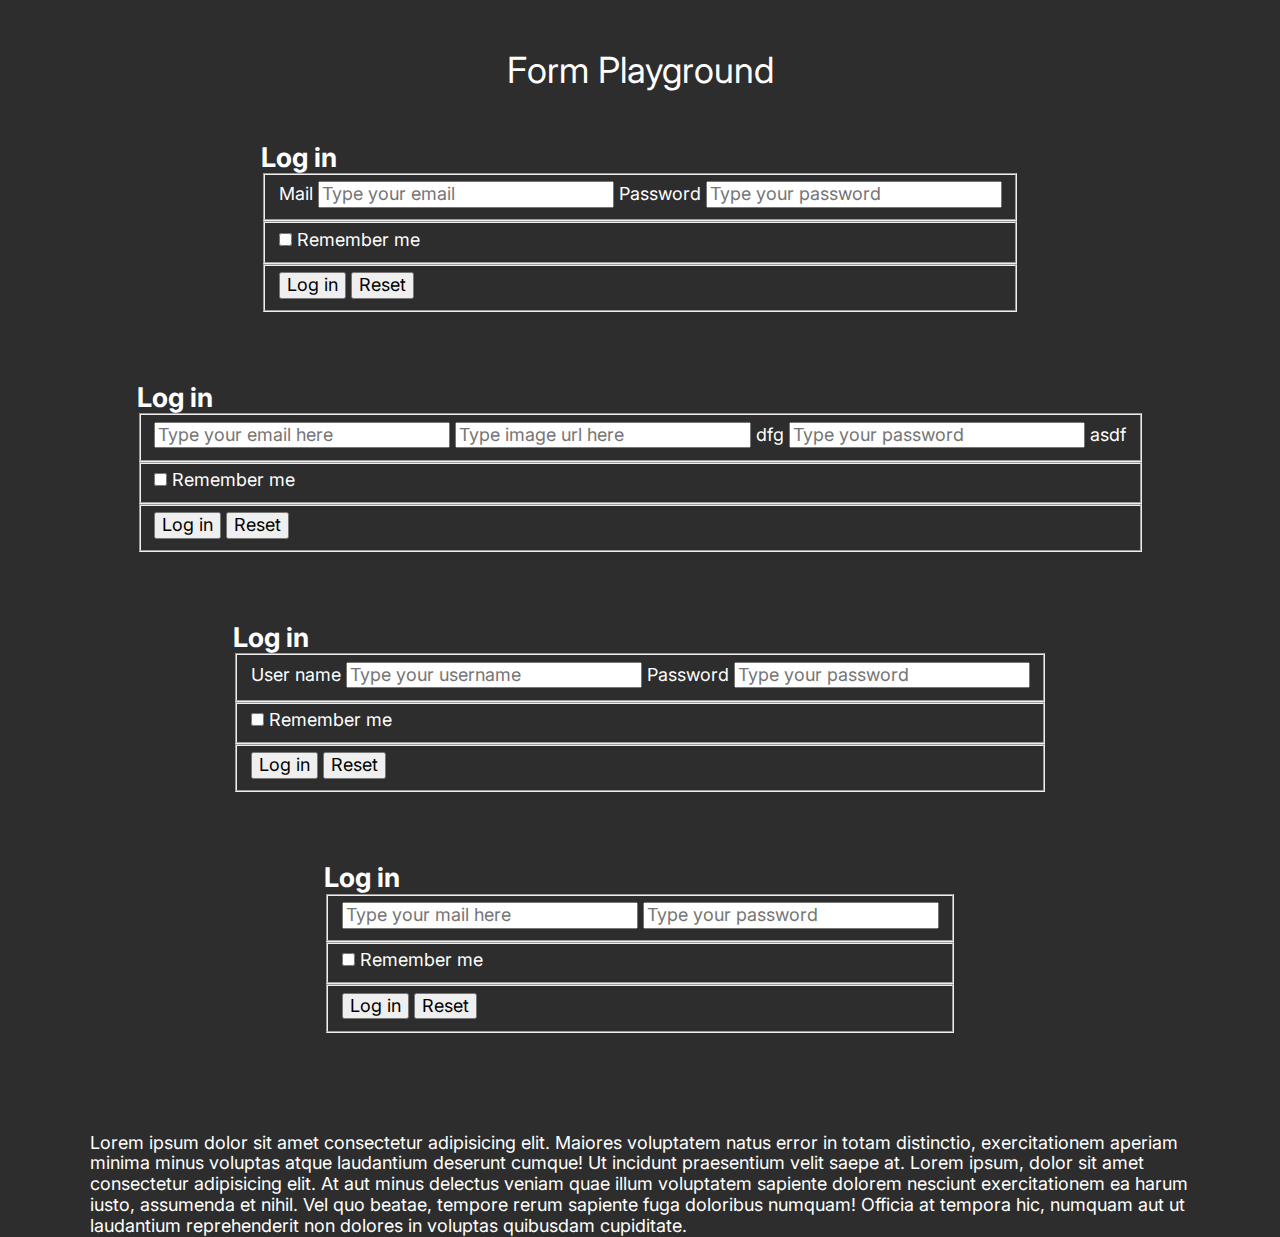
<file: index.html>
<!DOCTYPE html>
<html lang="en">
  <head>
    <meta charset="UTF-8" />
    <meta http-equiv="X-UA-Compatible" content="IE=edge" />
    <meta name="viewport" content="width=device-width, initial-scale=1.0" />
    <meta name="description" content="Try different form decorations" />
    <meta name="author" content="Arty Gvozdenkov" />
    <meta name="keyword" content="form html css javascript" />
    <!-- styles -->
    <link rel="stylesheet" href="./vendor/normalize.css" />
    <link rel="stylesheet" href="./pages/index.css" />
    <!-- fonts -->
    <link rel="preconnect" href="https://fonts.googleapis.com" />
    <link rel="preconnect" href="https://fonts.gstatic.com" crossorigin />
    <link
      href="https://fonts.googleapis.com/css2?family=Inter:wght@400;500;600;900&display=swap"
      rel="stylesheet"
    />
    <title>Form variations</title>
  </head>
  <body class="body">
    <div class="page">
      <header class="header">
        <h1 class="header__title">Form Playground</h1>
      </header>
      <main class="main">
        <section class="section_01">
          <form action="" class="form-01" name="form01" novalidate>
            <h2 class="form-01__title">Log in</h2>
            <fieldset class="form-01__fieldset">
              <label for="username" class="form-01__label">Mail</label>
              <input
                type="email"
                name="usermail"
                id="usermail"
                class="form-01__input"
                placeholder="Type your email"
                required
                minlength="2"
                maxlength="25"
              />
              <label for="password" class="form-01__label">Password</label>
              <input
                type="password"
                name="password"
                id="password"
                class="form-01__input"
                placeholder="Type your password"
                required
              />
            </fieldset>
            <fieldset class="form-01__fieldset">
              <input
                type="checkbox"
                name="remember-me"
                class="form-01__input"
              />
              <label
                for="remember-me"
                class="form-01__label form-01__label_type_inline"
                >Remember me</label
              >
            </fieldset>
            <fieldset class="form-01__fieldset">
              <button type="submit" class="form-01__button">Log in</button>
              <button
                type="reset"
                class="form-01__button form-01__button_type_nofill"
              >
                Reset
              </button>
            </fieldset>
          </form>
        </section>
        <section class="section_02">
          <form action="" class="form-02" name="form02" novalidate>
            <h2 class="form-02__title">Log in</h2>
            <fieldset class="form-02__fieldset">
              <label class="form-02__label">
                <input
                  type="email"
                  name="usermail"
                  class="form-02__input"
                  placeholder="Type your email here"
                  required
                  maxlength="40"
                />
                <span class="form-02__input-error"></span>
              </label>
              <label class="form-02__label">
                <input
                  type="url"
                  name="image_url"
                  class="form-02__input"
                  placeholder="Type image url here"
                />
                <span class="form-02__input-error">dfg</span>
              </label>
              <label class="form-02__label">
                <input
                  type="password"
                  name="password"
                  class="form-02__input"
                  placeholder="Type your password"
                  required
                />
                <span class="form-02__input-error">asdf</span>
              </label>
            </fieldset>
            <fieldset class="form-02__fieldset">
              <input
                type="checkbox"
                name="remember-me"
                id="remember-me"
                class="form-02__input_type_checkbox"
              />
              <label for="remember-me" class="form-02__label"
                >Remember me</label
              >
            </fieldset>
            <fieldset class="form-02__fieldset">
              <button type="submit" class="form-02__button">Log in</button>
              <button
                type="reset"
                class="form-02__button form-02__button_type_nofill"
              >
                Reset
              </button>
            </fieldset>
          </form>
        </section>
        <section class="section_03">
          <form action="" class="form-03">
            <h2 class="form-03__title">Log in</h2>
            <fieldset class="form-03__fieldset">
              <label class="form-03__field"
                >User name
                <input
                  type="text"
                  name="username"
                  class="form-03__input"
                  placeholder="Type your username"
                  required
                  minlength="2"
                  maxlength="25"
                />
              </label>
              <label class="form-03__field"
                >Password
                <input
                  type="password"
                  name="password"
                  class="form-03__input"
                  placeholder="Type your password"
                  required
                />
              </label>
            </fieldset>
            <fieldset class="form-03__fieldset">
              <label class="form-03__field form-03__field_type_row">
                <input
                  type="checkbox"
                  name="remember-me"
                  class="form-03__checkbox_type_hidden"
                />
                <span class="form-03__chekcbox_type_custom"></span>
                <span class="form-03__label">Remember me</span>
              </label>
            </fieldset>
            <fieldset class="form-03__fieldset form-03__fieldset_type_row">
              <button type="submit" class="form-03__button">Log in</button>
              <button
                type="reset"
                class="form-03__button form-03__button_type_nofill"
              >
                Reset
              </button>
            </fieldset>
          </form>
        </section>
        <section class="section_04">
          <form action="" class="form-04" name="form04" novalidate>
            <h2 class="form-04__title">Log in</h2>
            <fieldset class="form-04__fieldset">
              <label class="form-04__field">
                <input
                  type="email"
                  name="usermail"
                  class="form-04__input"
                  placeholder="Type your mail here"
                  required
                />
                <span class="form-04__input-error"></span>
              </label>
              <label class="form-04__field">
                <input
                  type="password"
                  name="password"
                  class="form-04__input"
                  placeholder="Type your password"
                  required
                />
                <span class="form-04__input-error"></span>
              </label>
            </fieldset>
            <fieldset class="form-04__fieldset">
              <label class="form-04__field form-04__field_type_row">
                <input
                  type="checkbox"
                  name="remember-me"
                  class="form-04__checkbox_type_hidden"
                />
                <span class="form-04__chekcbox_type_custom"></span>
                <span class="form-04__label">Remember me</span>
              </label>
            </fieldset>
            <fieldset class="form-04__fieldset form-04__fieldset_type_row">
              <button type="submit" class="form-04__button">Log in</button>
              <button
                type="reset"
                class="form-04__button form-04__button_type_nofill"
              >
                Reset
              </button>
            </fieldset>
          </form>
        </section>
      </main>
      <p>
        Lorem ipsum dolor sit amet consectetur adipisicing elit. Maiores
        voluptatem natus error in totam distinctio, exercitationem aperiam
        minima minus voluptas atque laudantium deserunt cumque! Ut incidunt
        praesentium velit saepe at. Lorem ipsum, dolor sit amet consectetur
        adipisicing elit. At aut minus delectus veniam quae illum voluptatem
        sapiente dolorem nesciunt exercitationem ea harum iusto, assumenda et
        nihil. Vel quo beatae, tempore rerum sapiente fuga doloribus numquam!
        Officia at tempora hic, numquam aut ut laudantium reprehenderit non
        dolores in voluptas quibusdam cupiditate.
      </p>
    </div>
    <script src="./scripts/index.js"></script>
  </body>
</html>
</file>
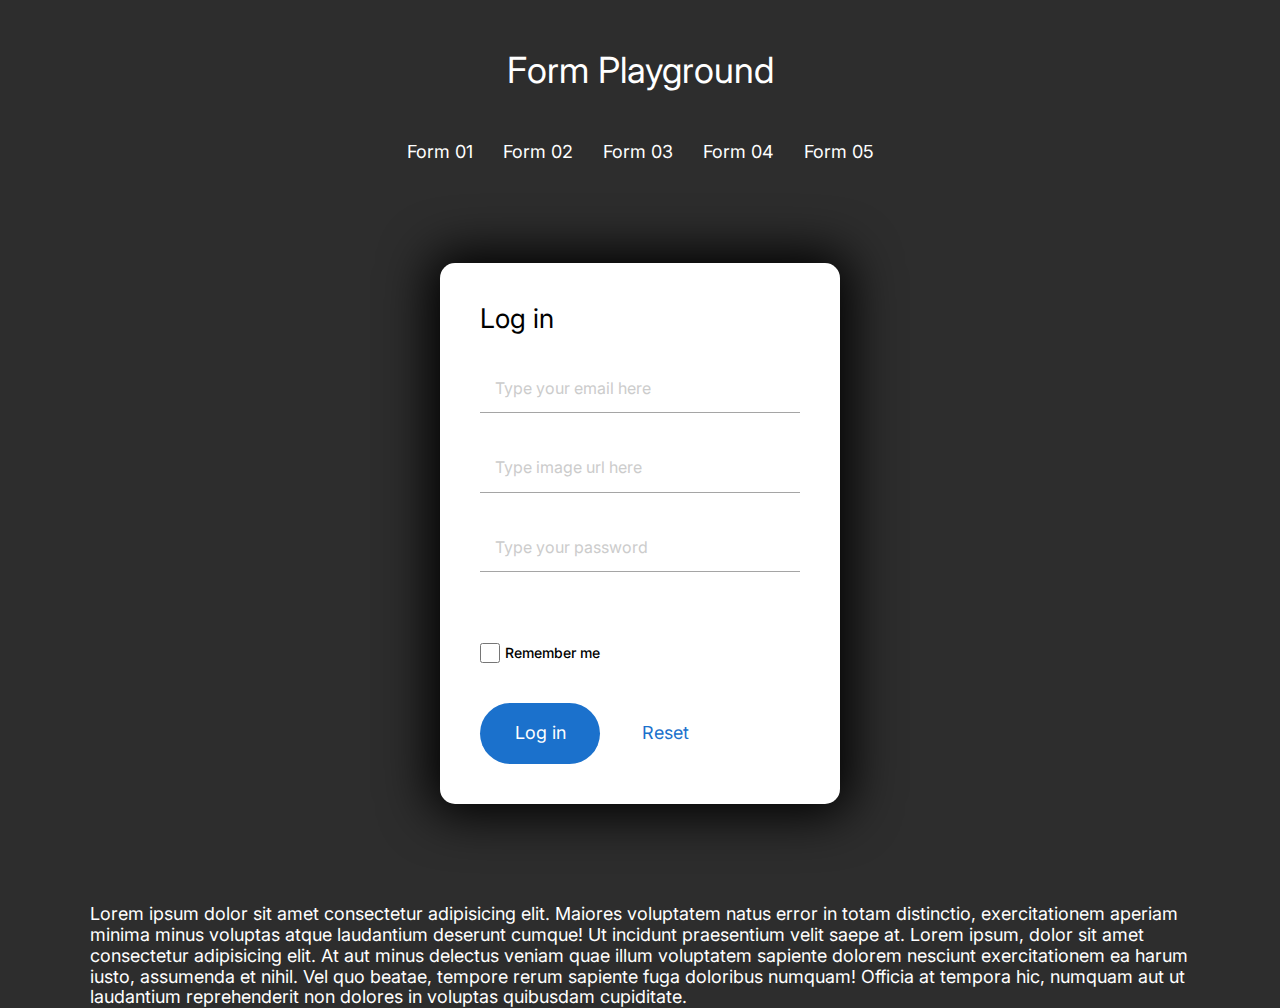
<file: index-02.html>
<!DOCTYPE html>
<html lang="en">
  <head>
    <meta charset="UTF-8" />
    <meta http-equiv="X-UA-Compatible" content="IE=edge" />
    <meta name="viewport" content="width=device-width, initial-scale=1.0" />
    <meta name="description" content="Try different form decorations" />
    <meta name="author" content="Arty Gvozdenkov" />
    <meta name="keyword" content="form html css javascript" />
    <!-- styles -->
    <link rel="stylesheet" href="./vendor/normalize.css" />
    <link rel="stylesheet" href="./pages/index-02.css" />
    <!-- fonts -->
    <link rel="preconnect" href="https://fonts.googleapis.com" />
    <link rel="preconnect" href="https://fonts.gstatic.com" crossorigin />
    <link
      href="https://fonts.googleapis.com/css2?family=Inter:wght@400;500;600;900&display=swap"
      rel="stylesheet"
    />
    <title>Form variations</title>
  </head>
  <body class="body">
    <div class="page">
      <header class="header">
        <h1 class="header__title">Form Playground</h1>
        <nav class="nav">
          <ul class="nav__links">
            <li><a href="index.html" class="nav__link">Form 01</a></li>
            <li><a href="index-02.html" class="nav__link">Form 02</a></li>
            <li><a href="index-03.html" class="nav__link">Form 03</a></li>
            <li><a href="index-04.html" class="nav__link">Form 04</a></li>
            <li><a href="index-05.html" class="nav__link">Form 05</a></li>
          </ul>
        </nav>
      </header>
      <main class="main">
        <section class="section_02">
          <form action="" class="form" name="form02" novalidate>
            <h2 class="form__title">Log in</h2>
            <fieldset class="form__fieldset">
              <label class="form__label">
                <input
                  type="email"
                  name="usermail"
                  class="form__input"
                  placeholder="Type your email here"
                  required
                  maxlength="40"
                />
                <span class="form__input-error"></span>
              </label>
              <label class="form__label">
                <input
                  type="url"
                  name="image_url"
                  class="form__input"
                  placeholder="Type image url here"
                />
                <span class="form__input-error">dfg</span>
              </label>
              <label class="form__label">
                <input
                  type="password"
                  name="password"
                  class="form__input"
                  placeholder="Type your password"
                  required
                />
                <span class="form__input-error">asdf</span>
              </label>
            </fieldset>
            <fieldset class="form__fieldset">
              <input
                type="checkbox"
                name="remember-me"
                id="remember-me"
                class="form__input_type_checkbox"
              />
              <label for="remember-me" class="form__label"
                >Remember me</label
              >
            </fieldset>
            <fieldset class="form__fieldset">
              <button type="submit" class="form__button">Log in</button>
              <button
                type="reset"
                class="form__button form__button_type_nofill"
              >
                Reset
              </button>
            </fieldset>
          </form>
        </section>
      </main>
      <p>
        Lorem ipsum dolor sit amet consectetur adipisicing elit. Maiores
        voluptatem natus error in totam distinctio, exercitationem aperiam
        minima minus voluptas atque laudantium deserunt cumque! Ut incidunt
        praesentium velit saepe at. Lorem ipsum, dolor sit amet consectetur
        adipisicing elit. At aut minus delectus veniam quae illum voluptatem
        sapiente dolorem nesciunt exercitationem ea harum iusto, assumenda et
        nihil. Vel quo beatae, tempore rerum sapiente fuga doloribus numquam!
        Officia at tempora hic, numquam aut ut laudantium reprehenderit non
        dolores in voluptas quibusdam cupiditate.
      </p>
    </div>
    <script src="./scripts/index.js"></script>
  </body>
</html>
</file>
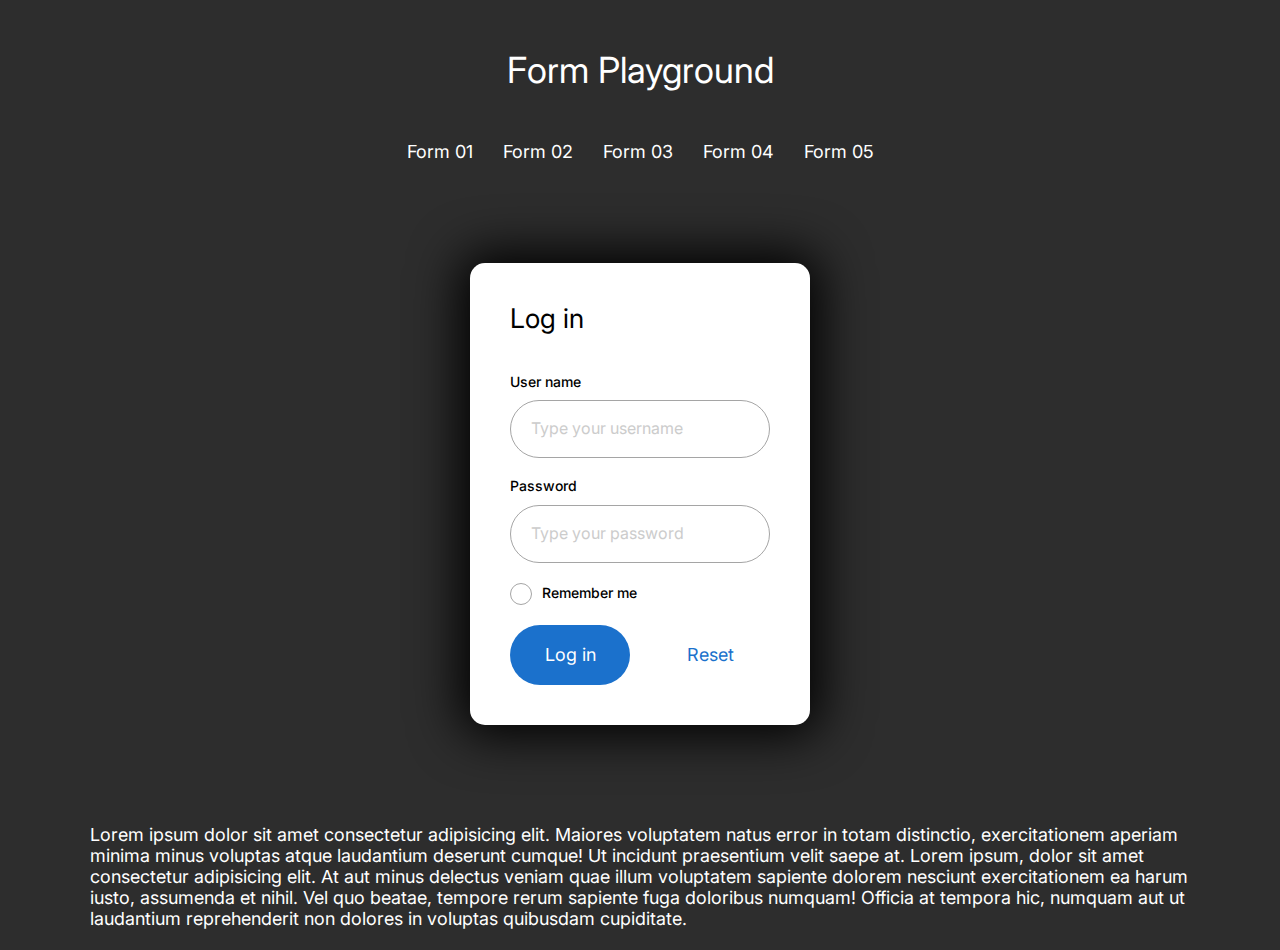
<file: index-03.html>
<!DOCTYPE html>
<html lang="en">
  <head>
    <meta charset="UTF-8" />
    <meta http-equiv="X-UA-Compatible" content="IE=edge" />
    <meta name="viewport" content="width=device-width, initial-scale=1.0" />
    <meta name="description" content="Try different form decorations" />
    <meta name="author" content="Arty Gvozdenkov" />
    <meta name="keyword" content="form html css javascript" />
    <!-- styles -->
    <link rel="stylesheet" href="./vendor/normalize.css" />
    <link rel="stylesheet" href="./pages/index-03.css" />
    <!-- fonts -->
    <link rel="preconnect" href="https://fonts.googleapis.com" />
    <link rel="preconnect" href="https://fonts.gstatic.com" crossorigin />
    <link
      href="https://fonts.googleapis.com/css2?family=Inter:wght@400;500;600;900&display=swap"
      rel="stylesheet"
    />
    <title>Form variations</title>
  </head>
  <body class="body">
    <div class="page">
      <header class="header">
        <h1 class="header__title">Form Playground</h1>
        <nav class="nav">
          <ul class="nav__links">
            <li><a href="index.html" class="nav__link">Form 01</a></li>
            <li><a href="index-02.html" class="nav__link">Form 02</a></li>
            <li><a href="index-03.html" class="nav__link">Form 03</a></li>
            <li><a href="index-04.html" class="nav__link">Form 04</a></li>
            <li><a href="index-05.html" class="nav__link">Form 05</a></li>
          </ul>
        </nav>
      </header>
      <main class="main">
        <section class="section_03">
          <form action="" class="form">
            <h2 class="form__title">Log in</h2>
            <fieldset class="form__fieldset">
              <label class="form__field"
                >User name
                <input
                  type="text"
                  name="username"
                  class="form__input"
                  placeholder="Type your username"
                  required
                  minlength="2"
                  maxlength="25"
                />
              </label>
              <label class="form__field"
                >Password
                <input
                  type="password"
                  name="password"
                  class="form__input"
                  placeholder="Type your password"
                  required
                />
              </label>
            </fieldset>
            <fieldset class="form__fieldset">
              <label class="form__field form__field_type_row">
                <input
                  type="checkbox"
                  name="remember-me"
                  class="form__checkbox_type_hidden"
                />
                <span class="form__chekcbox_type_custom"></span>
                <span class="form__label">Remember me</span>
              </label>
            </fieldset>
            <fieldset class="form__fieldset form__fieldset_type_row">
              <button type="submit" class="form__button">Log in</button>
              <button
                type="reset"
                class="form__button form__button_type_nofill"
              >
                Reset
              </button>
            </fieldset>
          </form>
        </section>
      </main>
      <p>
        Lorem ipsum dolor sit amet consectetur adipisicing elit. Maiores
        voluptatem natus error in totam distinctio, exercitationem aperiam
        minima minus voluptas atque laudantium deserunt cumque! Ut incidunt
        praesentium velit saepe at. Lorem ipsum, dolor sit amet consectetur
        adipisicing elit. At aut minus delectus veniam quae illum voluptatem
        sapiente dolorem nesciunt exercitationem ea harum iusto, assumenda et
        nihil. Vel quo beatae, tempore rerum sapiente fuga doloribus numquam!
        Officia at tempora hic, numquam aut ut laudantium reprehenderit non
        dolores in voluptas quibusdam cupiditate.
      </p>
    </div>
    <script src="./scripts/index.js"></script>
  </body>
</html>
</file>
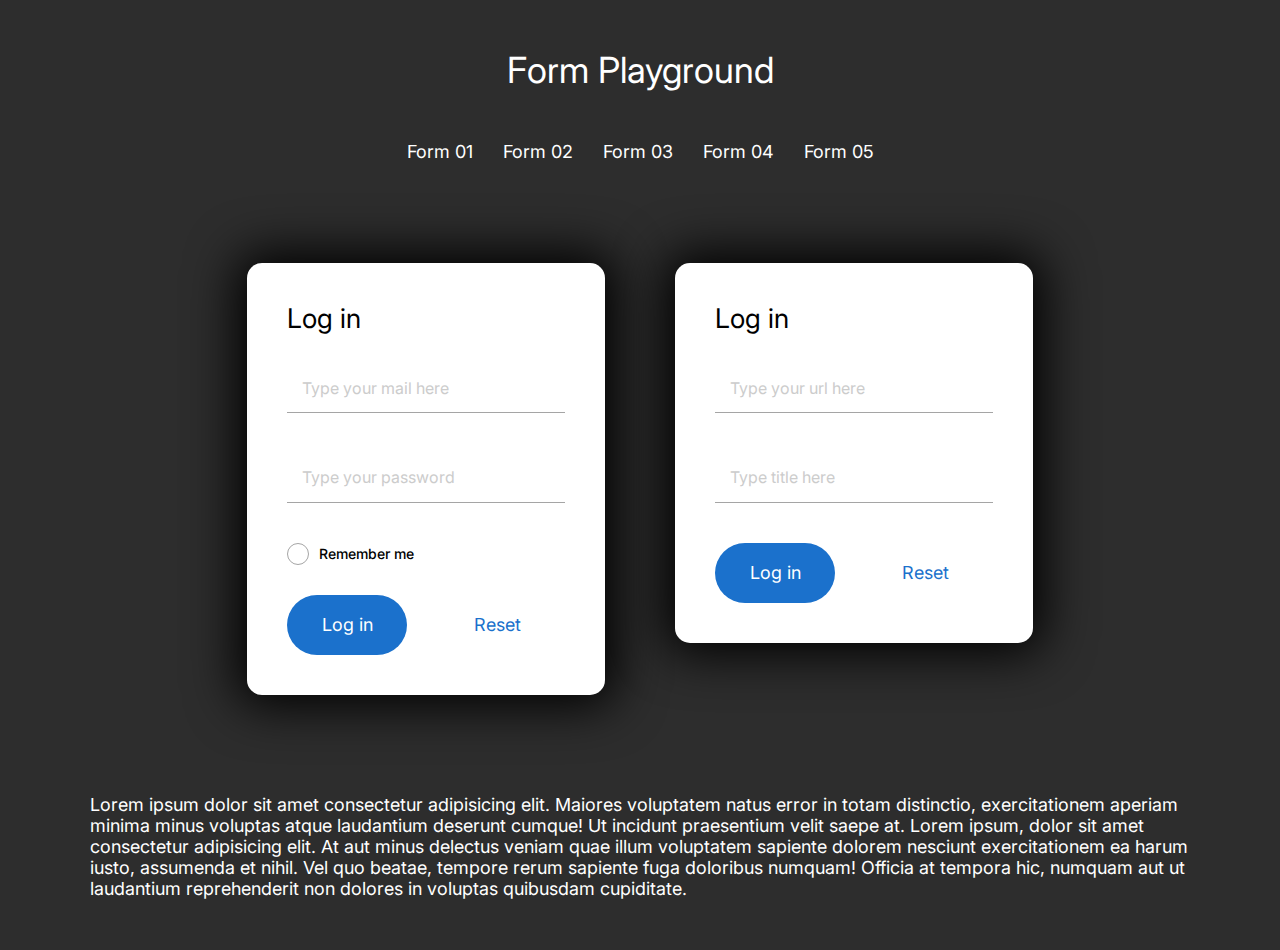
<file: index-04.html>
<!DOCTYPE html>
<html lang="en">
  <head>
    <meta charset="UTF-8" />
    <meta http-equiv="X-UA-Compatible" content="IE=edge" />
    <meta name="viewport" content="width=device-width, initial-scale=1.0" />
    <meta name="description" content="Try different form decorations" />
    <meta name="author" content="Arty Gvozdenkov" />
    <meta name="keyword" content="form html css javascript" />
    <!-- styles -->
    <link rel="stylesheet" href="./vendor/normalize.css" />
    <link rel="stylesheet" href="./pages/index-04.css" />
    <!-- fonts -->
    <link rel="preconnect" href="https://fonts.googleapis.com" />
    <link rel="preconnect" href="https://fonts.gstatic.com" crossorigin />
    <link
      href="https://fonts.googleapis.com/css2?family=Inter:wght@400;500;600;900&display=swap"
      rel="stylesheet"
    />
    <title>Form variations</title>
  </head>
  <body class="body">
    <div class="page">
      <header class="header">
        <h1 class="header__title">Form Playground</h1>
        <nav class="nav">
          <ul class="nav__links">
            <li><a href="index.html" class="nav__link">Form 01</a></li>
            <li><a href="index-02.html" class="nav__link">Form 02</a></li>
            <li><a href="index-03.html" class="nav__link">Form 03</a></li>
            <li><a href="index-04.html" class="nav__link">Form 04</a></li>
            <li><a href="index-05.html" class="nav__link">Form 05</a></li>
          </ul>
        </nav>
      </header>
      <main class="main">
        <section class="section_04">
          <form action="" class="form" novalidate>
            <h2 class="form__title">Log in</h2>
            <fieldset class="form__fieldset">
              <label class="form__field">
                <input
                  type="email"
                  name="usermail"
                  class="form__input"
                  placeholder="Type your mail here"
                  required
                />
                <span class="form__input-error"></span>
              </label>
              <label class="form__field">
                <input
                  type="password"
                  name="password"
                  class="form__input"
                  placeholder="Type your password"
                  required
                />
                <span class="form__input-error"></span>
              </label>
            </fieldset>
            <fieldset class="form__fieldset">
              <label class="form__field form__field_type_row">
                <input
                  type="checkbox"
                  name="remember-me"
                  class="form__checkbox_type_hidden"
                />
                <span class="form__chekcbox_type_custom"></span>
                <span class="form__label">Remember me</span>
              </label>
            </fieldset>
            <fieldset class="form__fieldset form__fieldset_type_row">
              <button type="submit" class="form__button">Log in</button>
              <button
                type="reset"
                class="form__button form__button_type_nofill"
              >
                Reset
              </button>
            </fieldset>
          </form>
        </section>
        <section class="section_04">
          <form action="" class="form" novalidate>
            <h2 class="form__title">Log in</h2>
            <fieldset class="form__fieldset">
              <label class="form__field">
                <input
                  type="url"
                  name="url "
                  class="form__input"
                  placeholder="Type your url here"
                  required
                />
                <span class="form__input-error"></span>
              </label>
              <label class="form__field">
                <input
                  type="title"
                  name="title"
                  class="form__input"
                  placeholder="Type title here"
                  required
                />
                <span class="form__input-error"></span>
              </label>
            </fieldset>
            <fieldset class="form__fieldset form__fieldset_type_row">
              <button type="submit" class="form__button">Log in</button>
              <button
                type="reset"
                class="form__button form__button_type_nofill"
              >
                Reset
              </button>
            </fieldset>
          </form>
        </section>
      </main>
      <p>
        Lorem ipsum dolor sit amet consectetur adipisicing elit. Maiores
        voluptatem natus error in totam distinctio, exercitationem aperiam
        minima minus voluptas atque laudantium deserunt cumque! Ut incidunt
        praesentium velit saepe at. Lorem ipsum, dolor sit amet consectetur
        adipisicing elit. At aut minus delectus veniam quae illum voluptatem
        sapiente dolorem nesciunt exercitationem ea harum iusto, assumenda et
        nihil. Vel quo beatae, tempore rerum sapiente fuga doloribus numquam!
        Officia at tempora hic, numquam aut ut laudantium reprehenderit non
        dolores in voluptas quibusdam cupiditate.
      </p>
    </div>
    <script src="./scripts/index.js"></script>
  </body>
</html>
</file>
<file: pages/index.css>
@import url(./common.css);
@import url(../blocks/header.css);
@import url(../blocks/main.css);
@import url(../blocks/form-01.css);
@import url(../blocks/form-02.css);
@import url(../blocks/form-03.css);
@import url(../blocks/form-04.css);


* {
  /* border: 0.5px dotted rgba(255, 255, 255, 0.5); */
}

.body {
  background-color: rgb(45, 45, 45);
}

.body_lock {
  overflow: hidden;
}

.page {
  height: 100vh;
  max-width: 1100px;
  box-sizing: border-box;
  margin: auto;

  /* background-color: rgb(35, 35, 35); */
  color: rgb(255, 255, 255);

  font-family: "Inter", sans-serif;
  font-size: 18px;
  font-weight: 400;
  line-height: 1.16;
}

@media (max-width: 1024px) {
  .page {
    padding: 0 50px 0;
  }
}

@media (max-width: 768px) {
  .page {
    padding: 0 30px 0;
  }
}

@media (max-width: 425px) {
  .page {
    padding: 0 19px 0;
  }
}
</file>
<file: pages/index-02.css>
@import url(./common.css);
@import url(../blocks/header.css);
@import url(../blocks/nav.css);
@import url(../blocks/main.css);
@import url(../blocks/form-02.css);


* {
  /* border: 0.5px dotted rgba(255, 255, 255, 0.5); */
}

.body {
  background-color: rgb(45, 45, 45);
}

.body_lock {
  overflow: hidden;
}

.page {
  height: 100vh;
  max-width: 1100px;
  box-sizing: border-box;
  margin: auto;

  /* background-color: rgb(35, 35, 35); */
  color: rgb(255, 255, 255);

  font-family: "Inter", sans-serif;
  font-size: 18px;
  font-weight: 400;
  line-height: 1.16;
}

@media (max-width: 1024px) {
  .page {
    padding: 0 50px 0;
  }
}

@media (max-width: 768px) {
  .page {
    padding: 0 30px 0;
  }
}

@media (max-width: 425px) {
  .page {
    padding: 0 19px 0;
  }
}
</file>
<file: pages/index-03.css>
@import url(./common.css);
@import url(../blocks/header.css);
@import url(../blocks/nav.css);
@import url(../blocks/main.css);
@import url(../blocks/form-03.css);


* {
  /* border: 0.5px dotted rgba(255, 255, 255, 0.5); */
}

.body {
  background-color: rgb(45, 45, 45);
}

.body_lock {
  overflow: hidden;
}

.page {
  height: 100vh;
  max-width: 1100px;
  box-sizing: border-box;
  margin: auto;

  /* background-color: rgb(35, 35, 35); */
  color: rgb(255, 255, 255);

  font-family: "Inter", sans-serif;
  font-size: 18px;
  font-weight: 400;
  line-height: 1.16;
}

@media (max-width: 1024px) {
  .page {
    padding: 0 50px 0;
  }
}

@media (max-width: 768px) {
  .page {
    padding: 0 30px 0;
  }
}

@media (max-width: 425px) {
  .page {
    padding: 0 19px 0;
  }
}
</file>
<file: pages/index-04.css>
@import url(./common.css);
@import url(../blocks/header.css);
@import url(../blocks/nav.css);
@import url(../blocks/main.css);
@import url(../blocks/form-04.css);


* {
  /* border: 0.5px dotted rgba(255, 255, 255, 0.5); */
}

.body {
  background-color: rgb(45, 45, 45);
}

.body_lock {
  overflow: hidden;
}

.page {
  height: 100vh;
  max-width: 1100px;
  box-sizing: border-box;
  margin: auto;

  /* background-color: rgb(35, 35, 35); */
  color: rgb(255, 255, 255);

  font-family: "Inter", sans-serif;
  font-size: 18px;
  font-weight: 400;
  line-height: 1.16;
}

@media (max-width: 1024px) {
  .page {
    padding: 0 50px 0;
  }
}

@media (max-width: 768px) {
  .page {
    padding: 0 30px 0;
  }
}

@media (max-width: 425px) {
  .page {
    padding: 0 19px 0;
  }
}
</file>
